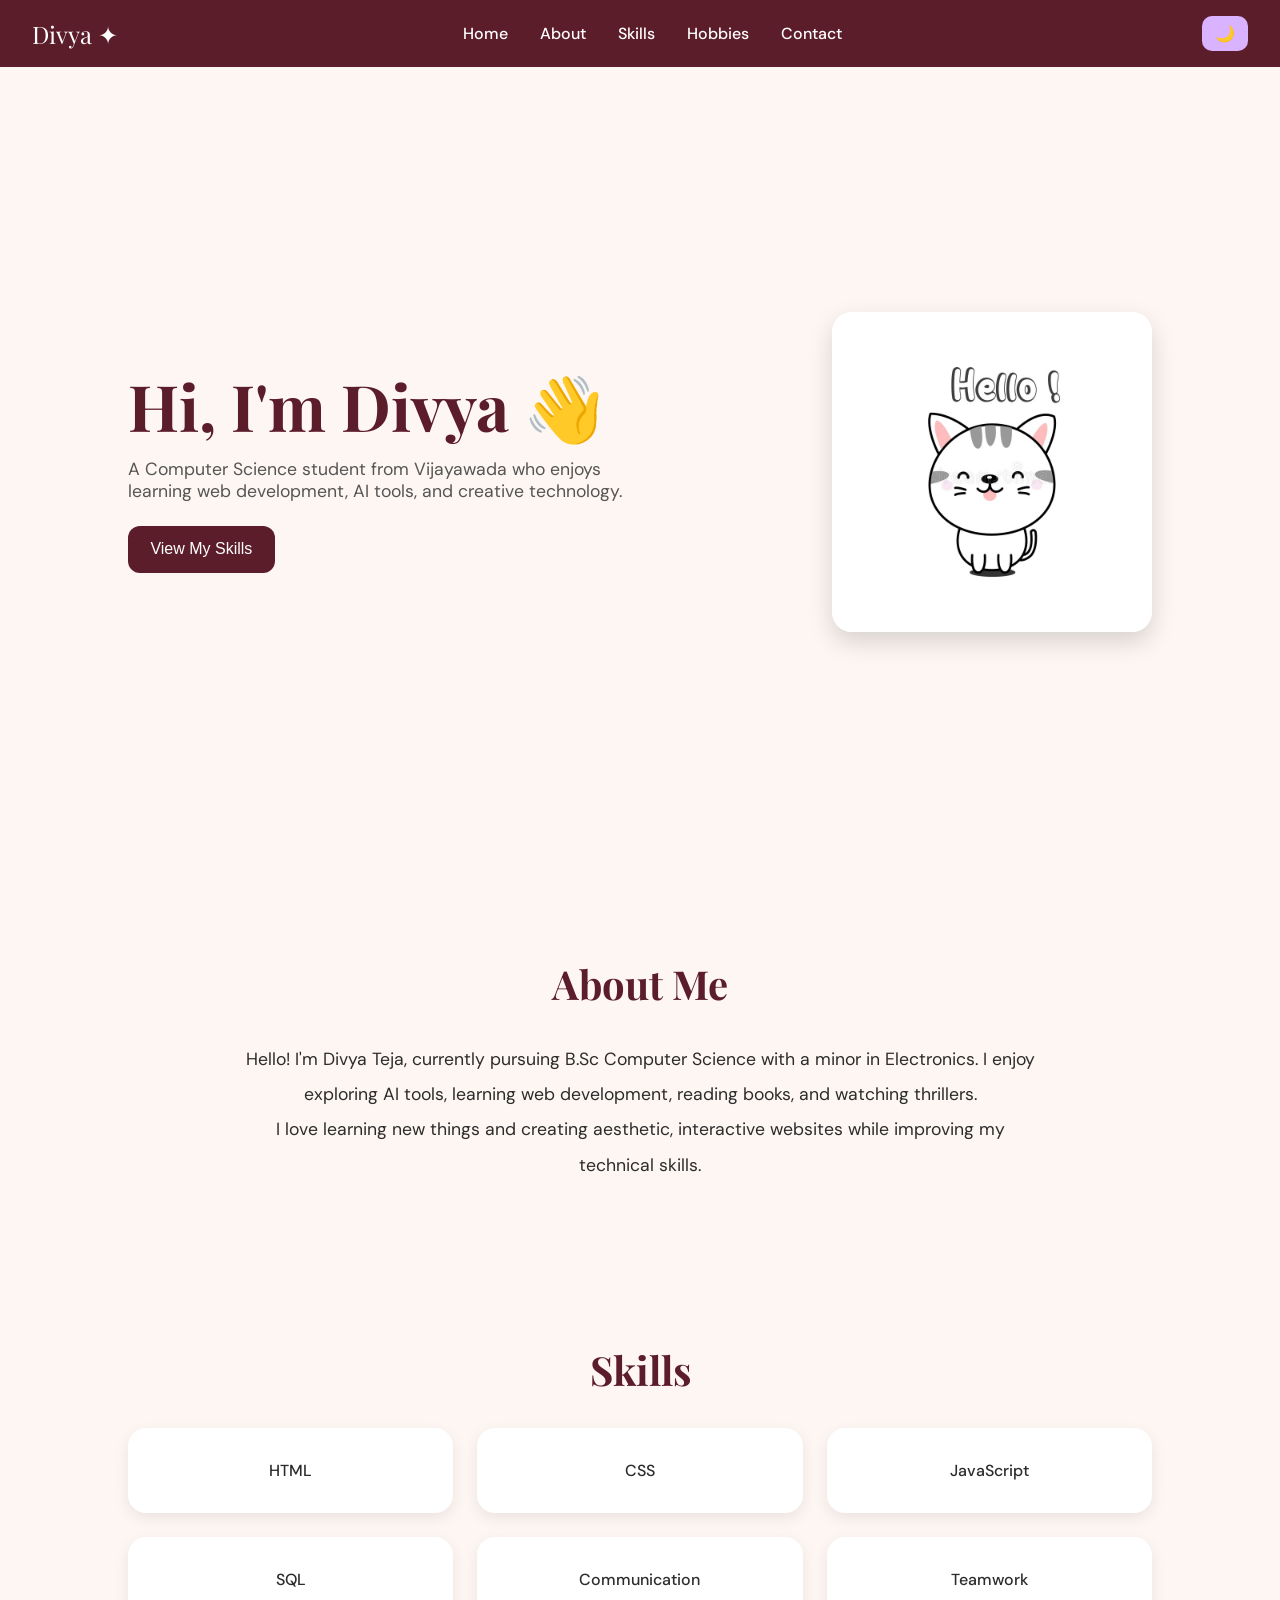
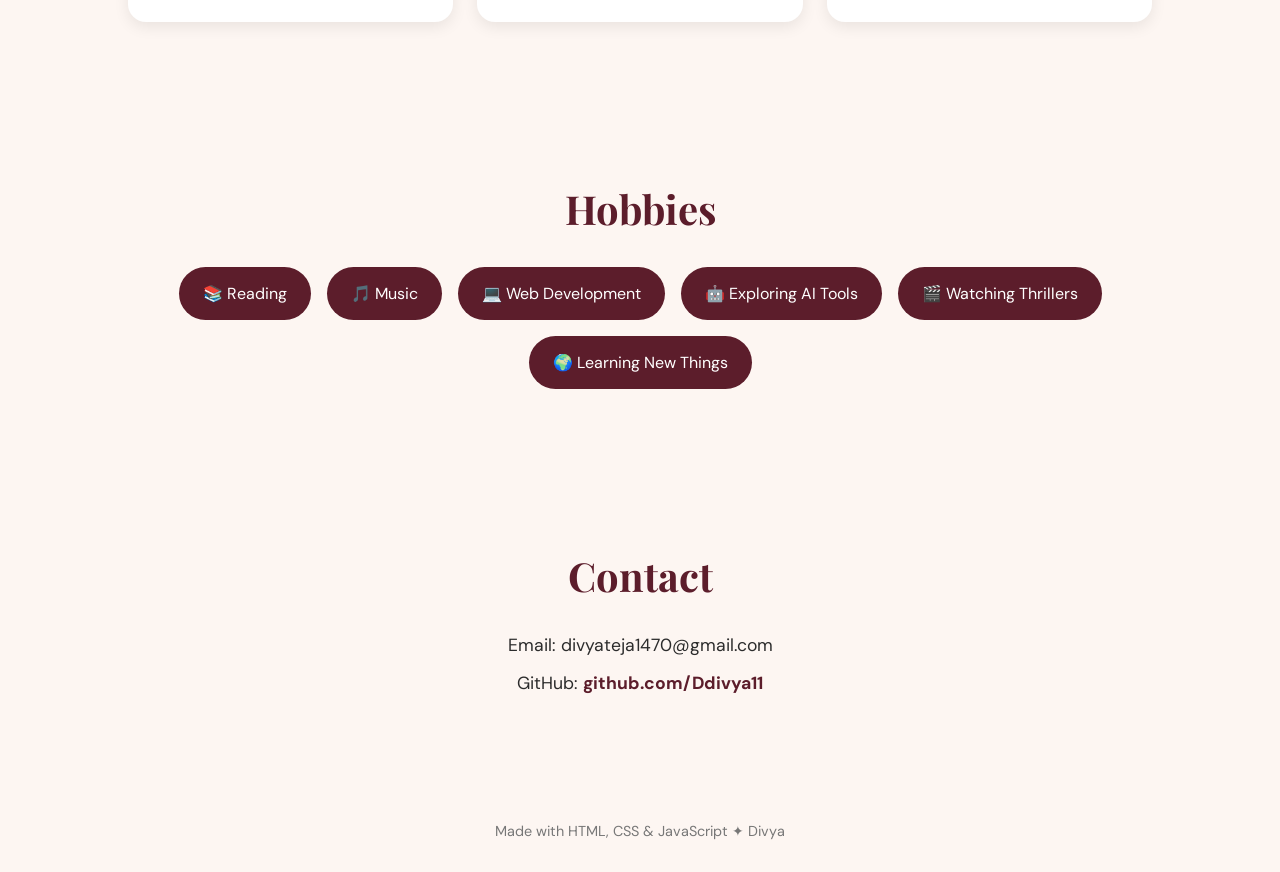
<file: index.html>
<!DOCTYPE html>
<html lang="en">
<head>
  <meta charset="UTF-8" />
  <meta name="viewport" content="width=device-width, initial-scale=1.0"/>

  <title>Divya Teja | Portfolio</title>

  <!-- Google Fonts -->
  <link href="https://fonts.googleapis.com/css2?family=Playfair+Display:wght@700&family=DM+Sans:wght@300;400;500&display=swap" rel="stylesheet">

  <style>

    /* ---------------- RESET ---------------- */

    *{
      margin:0;
      padding:0;
      box-sizing:border-box;
      scroll-behavior:smooth;
    }

    body{
      font-family:'DM Sans',sans-serif;
      background:#fdf6f2;
      color:#2c2c2c;
      transition:0.4s;
    }

    body.dark{
      background:#1a1517;
      color:#f5f5f5;
    }

    /* ---------------- NAVBAR ---------------- */

    nav{
      width:100%;
      background:#5c1d2b;
      padding:1rem 2rem;
      display:flex;
      justify-content:space-between;
      align-items:center;
      position:sticky;
      top:0;
      z-index:1000;
    }

    .logo{
      color:white;
      font-family:'Playfair Display', serif;
      font-size:1.5rem;
    }

    .nav-links{
      display:flex;
      gap:2rem;
      list-style:none;
    }

    .nav-links a{
      color:white;
      text-decoration:none;
      font-weight:500;
      transition:0.3s;
    }

    .nav-links a:hover{
      color:#d9b3ff;
    }

    .menu-btn{
      display:none;
      font-size:1.8rem;
      color:white;
      cursor:pointer;
    }

    #theme-btn{
      background:#d9b3ff;
      border:none;
      padding:0.5rem 0.8rem;
      border-radius:10px;
      cursor:pointer;
      font-size:1rem;
      margin-left:1rem;
    }

    /* ---------------- SECTIONS ---------------- */

    section{
      padding:5rem 10%;
    }

    /* ---------------- HOME ---------------- */

    .home{
      display:flex;
      justify-content:space-between;
      align-items:center;
      gap:3rem;
      min-height:90vh;
    }

    .home-text h1{
      font-size:4rem;
      font-family:'Playfair Display', serif;
      color:#5c1d2b;
      line-height:1.1;
      margin-bottom:1rem;
    }

    body.dark .home-text h1{
      color:#f3d6ff;
    }

    .home-text p{
      font-size:1.1rem;
      color:#555;
      margin-bottom:1.5rem;
      max-width:500px;
    }

    body.dark .home-text p{
      color:#ddd;
    }

    .home-text button{
      padding:0.9rem 1.4rem;
      border:none;
      background:#5c1d2b;
      color:white;
      border-radius:12px;
      cursor:pointer;
      font-size:1rem;
      transition:0.3s;
    }

    .home-text button:hover{
      background:#7a2b3d;
    }

    .home img{
      width:320px;
      border-radius:20px;
      box-shadow:0 10px 25px rgba(0,0,0,0.15);
    }

    /* ---------------- HEADINGS ---------------- */

    .section-title{
      font-size:2.5rem;
      font-family:'Playfair Display', serif;
      margin-bottom:2rem;
      color:#5c1d2b;
      text-align:center;
    }

    body.dark .section-title{
      color:#f3d6ff;
    }

    /* ---------------- ABOUT ---------------- */

    .about{
      text-align:center;
      max-width:800px;
      margin:auto;
      font-size:1.1rem;
      line-height:2;
    }

    /* ---------------- SKILLS ---------------- */

    .skills-grid{
      display:grid;
      grid-template-columns:repeat(3,1fr);
      gap:1.5rem;
      margin-top:2rem;
    }

    .skill-card{
      background:white;
      padding:2rem;
      text-align:center;
      border-radius:18px;
      box-shadow:0 5px 15px rgba(0,0,0,0.08);
      transition:0.3s;
      font-weight:500;
    }

    body.dark .skill-card{
      background:#2b2326;
    }

    .skill-card:hover{
      transform:translateY(-8px);
      background:#f5e8ff;
    }

    /* ---------------- HOBBIES ---------------- */

    .hobbies-container{
      display:flex;
      flex-wrap:wrap;
      justify-content:center;
      gap:1rem;
      margin-top:2rem;
    }

    .hobby{
      background:#5c1d2b;
      color:white;
      padding:1rem 1.5rem;
      border-radius:30px;
      transition:0.3s;
    }

    .hobby:hover{
      background:#8a3d57;
      transform:scale(1.05);
    }

    /* ---------------- CONTACT ---------------- */

    .contact{
      text-align:center;
    }

    .contact p{
      margin:1rem 0;
      font-size:1.1rem;
    }

    .contact a{
      color:#5c1d2b;
      text-decoration:none;
      font-weight:bold;
    }

    body.dark .contact a{
      color:#f3d6ff;
    }

    /* ---------------- FOOTER ---------------- */

    footer{
      text-align:center;
      padding:2rem;
      color:#777;
      font-size:0.9rem;
    }

    /* ---------------- RESPONSIVE ---------------- */

    @media(max-width:900px){

      .home{
        flex-direction:column-reverse;
        text-align:center;
      }

      .skills-grid{
        grid-template-columns:repeat(2,1fr);
      }

    }

    @media(max-width:768px){

      .nav-links{
        position:absolute;
        top:70px;
        right:0;
        background:#5c1d2b;
        width:100%;
        flex-direction:column;
        align-items:center;
        padding:2rem 0;
        display:none;
      }

      .nav-links.active{
        display:flex;
      }

      .menu-btn{
        display:block;
      }

      .skills-grid{
        grid-template-columns:1fr;
      }

      .home-text h1{
        font-size:3rem;
      }

      .home img{
        width:250px;
      }

    }

  </style>
</head>

<body>

  <!-- NAVBAR -->

  <nav>

    <div class="logo">Divya ✦</div>

    <ul class="nav-links">

      <li><a href="#home">Home</a></li>
      <li><a href="#about">About</a></li>
      <li><a href="#skills">Skills</a></li>
      <li><a href="#hobbies">Hobbies</a></li>
      <li><a href="#contact">Contact</a></li>

    </ul>

    <div>
      <button id="theme-btn">🌙</button>
      <span class="menu-btn">☰</span>
    </div>

  </nav>

  <!-- HOME -->

  <section class="home" id="home">

    <div class="home-text">

      <h1>Hi, I'm Divya 👋</h1>

      <p>
        A Computer Science student from Vijayawada who enjoys learning web development, AI tools, and creative technology.
      </p>

      <button onclick="document.querySelector('#skills').scrollIntoView()">
        View My Skills
      </button>

    </div>

    <img src="print-143308977.jpg" alt="Cute illustration">

  </section>

  <!-- ABOUT -->

  <section id="about">

    <h2 class="section-title">About Me</h2>

    <div class="about">

      <p>
        Hello! I'm Divya Teja, currently pursuing B.Sc Computer Science with a minor in Electronics.
        I enjoy exploring AI tools, learning web development, reading books, and watching thrillers.
      </p>

      <p>
        I love learning new things and creating aesthetic, interactive websites while improving my technical skills.
      </p>

    </div>

  </section>

  <!-- SKILLS -->

  <section id="skills">

    <h2 class="section-title">Skills</h2>

    <div class="skills-grid">

      <div class="skill-card">HTML</div>
      <div class="skill-card">CSS</div>
      <div class="skill-card">JavaScript</div>
      <div class="skill-card">SQL</div>
      <div class="skill-card">Communication</div>
      <div class="skill-card">Teamwork</div>

    </div>

  </section>

  <!-- HOBBIES -->

  <section id="hobbies">

    <h2 class="section-title">Hobbies</h2>

    <div class="hobbies-container">

      <div class="hobby">📚 Reading</div>
      <div class="hobby">🎵 Music</div>
      <div class="hobby">💻 Web Development</div>
      <div class="hobby">🤖 Exploring AI Tools</div>
      <div class="hobby">🎬 Watching Thrillers</div>
      <div class="hobby">🌍 Learning New Things</div>

    </div>

  </section>

  <!-- CONTACT -->

  <section id="contact">

    <h2 class="section-title">Contact</h2>

    <div class="contact">

      <p>Email: divyateja1470@gmail.com</p>

      <p>
        GitHub:
        <a href="https://github.com/Ddivya11" target="_blank">
          github.com/Ddivya11
        </a>
      </p>

    </div>

  </section>

  <!-- FOOTER -->

  <footer>
    Made with HTML, CSS & JavaScript ✦ Divya
  </footer>

  <!-- JAVASCRIPT -->

  <script>

    // HAMBURGER MENU

    const menuBtn = document.querySelector(".menu-btn");
    const navLinks = document.querySelector(".nav-links");

    menuBtn.addEventListener("click", () => {
      navLinks.classList.toggle("active");
    });


    // DARK MODE

    const themeBtn = document.querySelector("#theme-btn");

    themeBtn.addEventListener("click", () => {

      document.body.classList.toggle("dark");

      if(document.body.classList.contains("dark")){
        themeBtn.textContent = "☀️";
      }

      else{
        themeBtn.textContent = "🌙";
      }

    });

  </script>

</body>
</html>
</file>
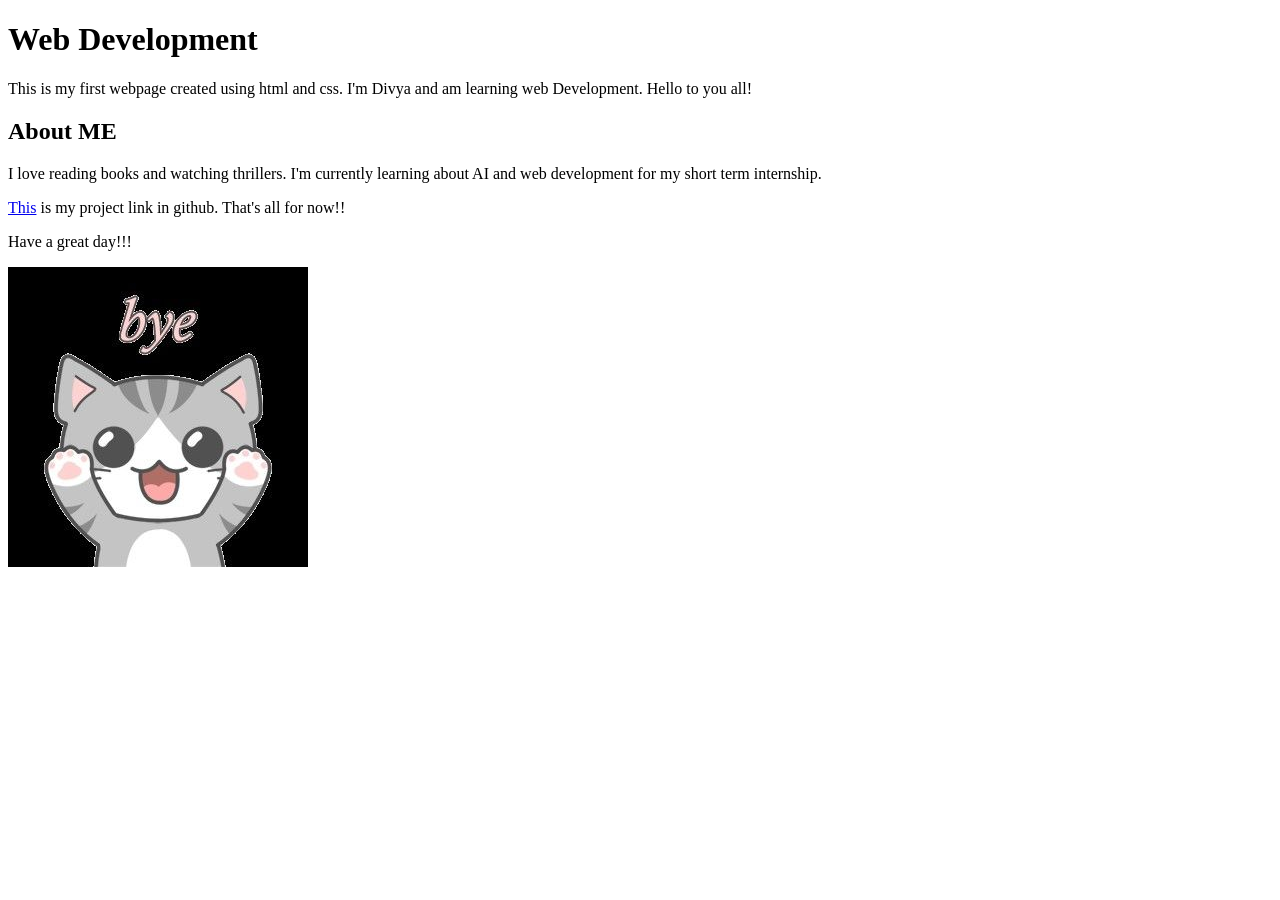
<file: first.html>
<!DOCTYPE html>

 <html>
    <head>
        <title> My first html page</title>
    </head>
    <body>
        <h1>Web Development</h1>
        <p>This is my first webpage created using html and css.
            I'm Divya and am learning web Development. Hello to you all!
        </p>
        <h2>About ME</h2>
        <p>I love reading books and watching thrillers.
            I'm currently learning about AI and web development for my short term internship.
        </p>
        <p> <a href="https://github.com/Ddivya11/web-dev-1.git">This</a> is my project link in github. That's all for now!!
        </p>
        <p>Have a great day!!!</p>
        <img src="bye.jpg" alt="bye">
    </body>
   
 </html>
</file>
